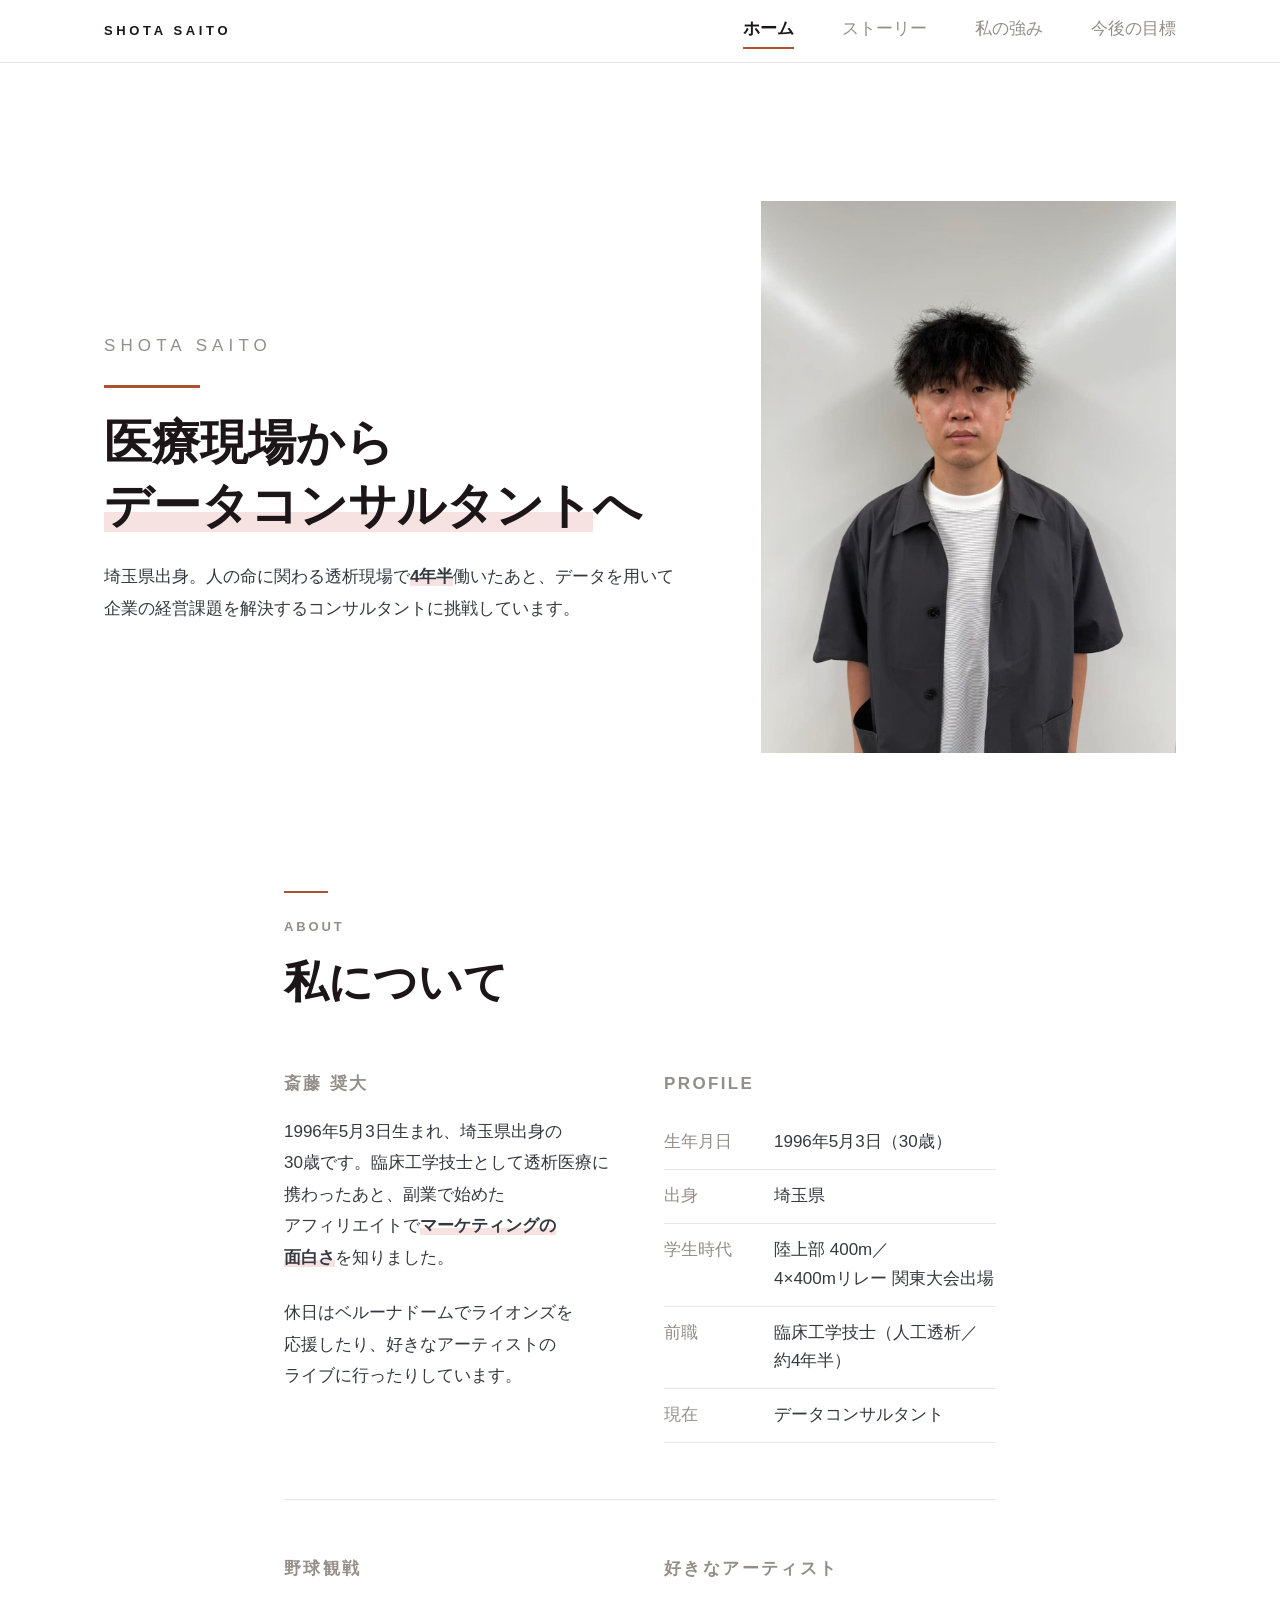
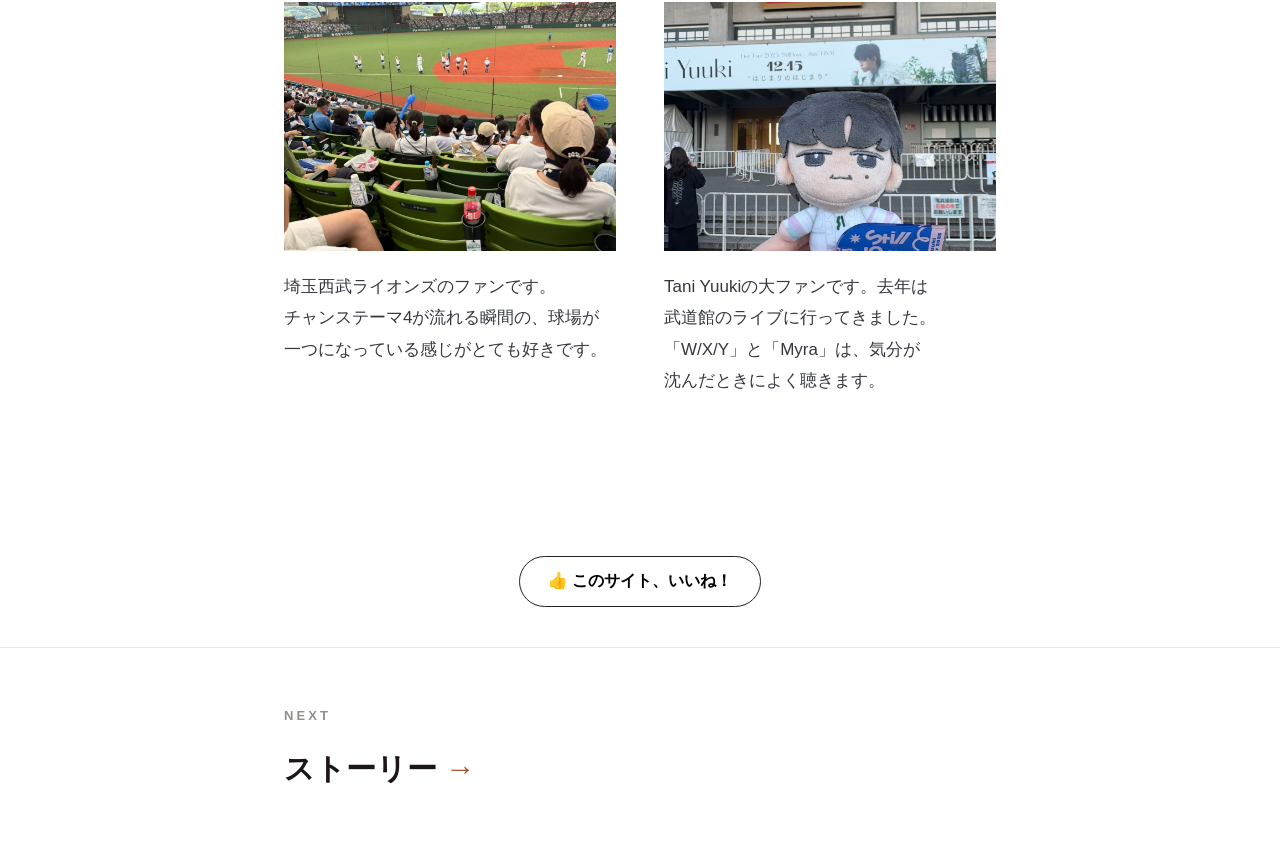
<file: index.html>
<!DOCTYPE html>
<html lang="ja">
<head>
  <!-- Google Tag Manager -->
<script>(function(w,d,s,l,i){w[l]=w[l]||[];w[l].push({'gtm.start':
new Date().getTime(),event:'gtm.js'});var f=d.getElementsByTagName(s)[0],
j=d.createElement(s),dl=l!='dataLayer'?'&l='+l:'';j.async=true;j.src=
'https://www.googletagmanager.com/gtm.js?id='+i+dl;f.parentNode.insertBefore(j,f);
})(window,document,'script','dataLayer','GTM-W7RBCF2B');</script>
<!-- End Google Tag Manager -->

  <meta charset="UTF-8">
  <meta name="viewport" content="width=device-width, initial-scale=1.0">
  <title>斎藤奨大｜自己紹介</title>
  <meta name="description" content="医療現場からデータコンサルタントへ。斎藤奨大の自己紹介サイトです。">
  <link rel="stylesheet" href="css/style.css">

  <!-- JSが動かない環境では、隠している要素を表示に戻す -->
  <noscript><style>.fade { opacity: 1; }</style></noscript>
</head>
<body>
<!-- Google Tag Manager (noscript) -->
<noscript><iframe src="https://www.googletagmanager.com/ns.html?id=GTM-W7RBCF2B"
height="0" width="0" style="display:none;visibility:hidden"></iframe></noscript>
<!-- End Google Tag Manager (noscript) -->
 
<!-- 全ページ共通のメニュー -->
<header class="site-nav">
  <div class="wrap">
    <a class="site-name" href="index.html">SHOTA SAITO</a>
    <nav>
      <a href="index.html" class="is-current">ホーム</a>
      <a href="story.html">ストーリー</a>
      <a href="strengths.html">私の強み</a>
      <a href="strengths.html#vision">今後の目標</a>
    </nav>
  </div>
</header>


<!-- ホーム -->
<header class="hero">
  <div class="wrap wrap-wide">
    <div class="hero-inner">

      <div class="hero-text">
        <p class="hero-name">SHOTA SAITO</p>
        <h1>医療現場から<span class="mk">データコンサルタント</span>へ</h1>
        <p>埼玉県出身。人の命に関わる透析現場で<span class="mk">4年半</span>働いたあと、データを用いて企業の経営課題を解決するコンサルタントに挑戦しています。</p>
      </div>

      <div class="hero-photo">
        <img src="images/profile.jpg" alt="斎藤奨大">
      </div>

    </div>
  </div>
</header>


<main>

<!-- 私について -->
<section id="about">
  <div class="wrap">

    <h2 class="sec-head fade">
      <span class="en">ABOUT</span>
      <span class="ja">私について</span>
    </h2>

    <div class="ab-row fade">

      <div>
        <h3>斎藤 奨大</h3>
        <p>1996年5月3日生まれ、埼玉県出身の30歳です。臨床工学技士として透析医療に携わったあと、副業で始めたアフィリエイトで<span class="mk">マーケティングの面白さ</span>を知りました。</p>
        <p>休日はベルーナドームでライオンズを応援したり、好きなアーティストのライブに行ったりしています。</p>
      </div>

      <div>
        <h3>PROFILE</h3>
        <table>
          <tr><th>生年月日</th><td>1996年5月3日（30歳）</td></tr>
          <tr><th>出身</th><td>埼玉県</td></tr>
          <tr><th>学生時代</th><td>陸上部 400m／4×400mリレー 関東大会出場</td></tr>
          <tr><th>前職</th><td>臨床工学技士（人工透析／約4年半）</td></tr>
          <tr><th>現在</th><td>データコンサルタント</td></tr>
        </table>
      </div>

    </div>

    <div class="ab-row fade">

      <div>
        <h3>野球観戦</h3>
        <img src="images/baseball.jpg" alt="ベルーナドームでの観戦">
        <p>埼玉西武ライオンズのファンです。チャンステーマ4が流れる瞬間の、球場が一つになっている感じがとても好きです。</p>
      </div>

      <div>
        <h3>好きなアーティスト</h3>
        <img src="images/live.jpg" alt="日本武道館のライブ会場">
        <p>Tani Yuukiの大ファンです。去年は武道館のライブに行ってきました。「W/X/Y」と「Myra」は、気分が沈んだときによく聴きます。</p>
      </div>

    </div>

  </div>
</section>

</main>

<!-- ユーザーリアクション -->
<section class="reaction-section">
  <div class="wrap">
    <button
      type="button"
      id="like-button"
      class="reaction-button">
      👍 このサイト、いいね！
    </button>
  </div>
</section>

<footer>
  <div class="wrap">
    <a href="story.html">
      <span class="next-label">NEXT</span>
      <span class="next-title">ストーリー</span>
    </a>
  </div>
</footer>


<script src="js/main.js"></script>

</body>
</html>
</file>
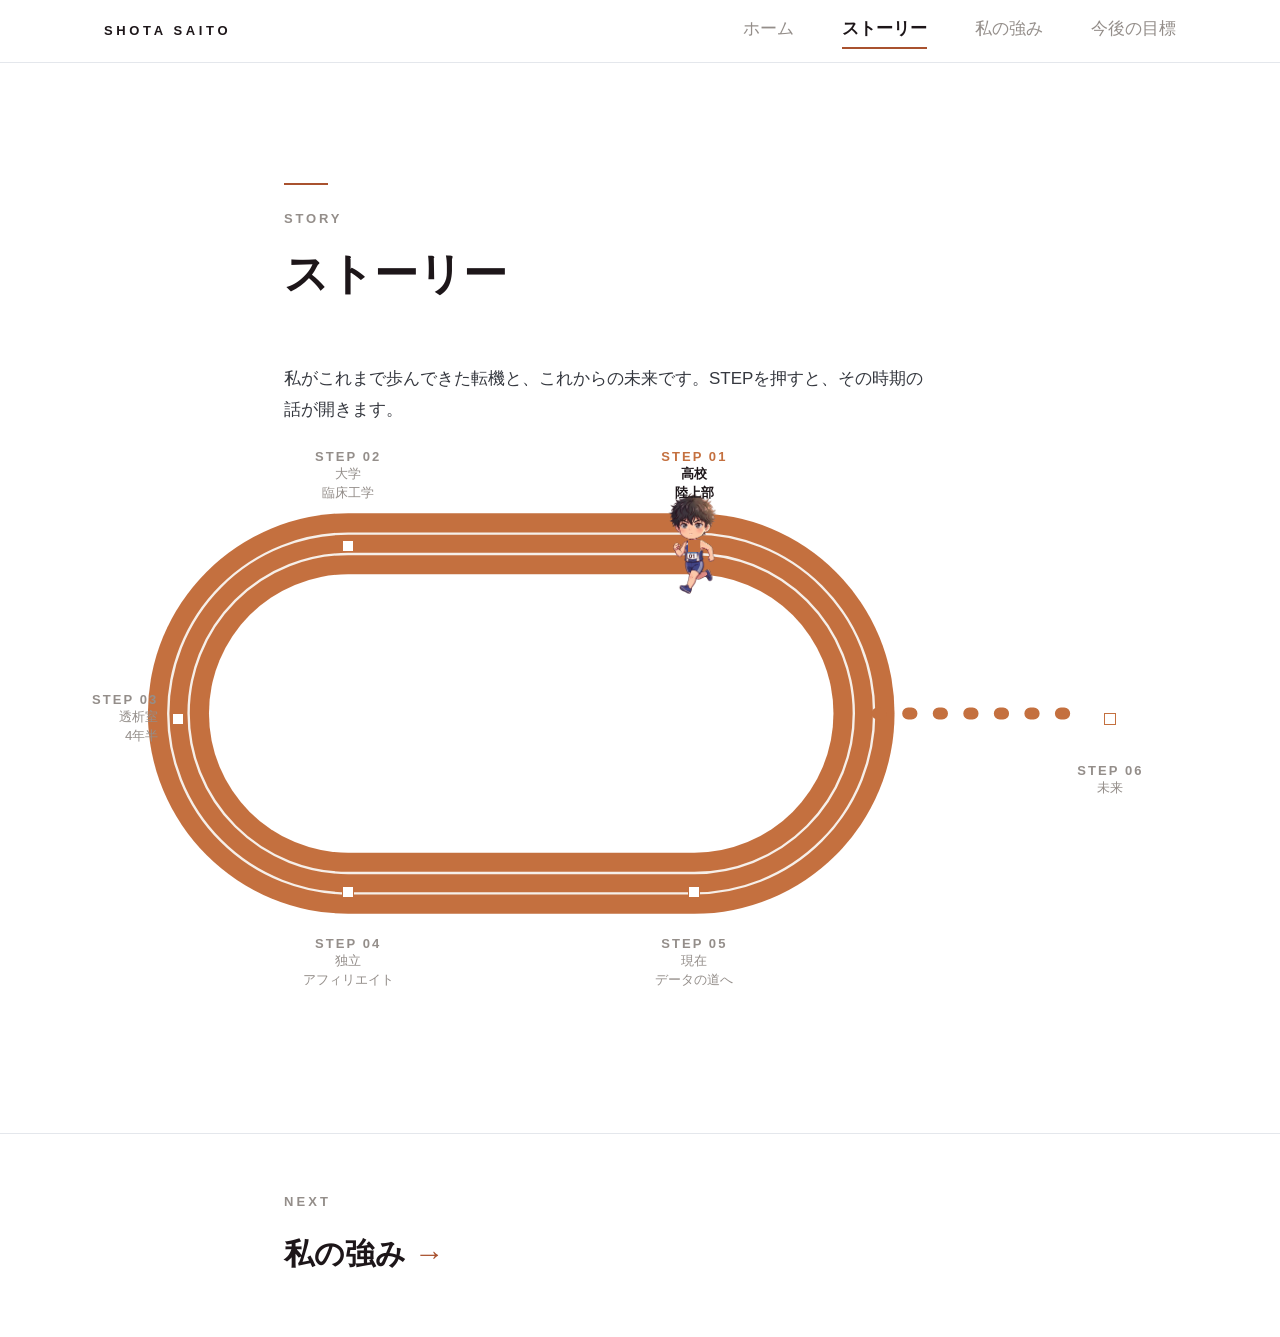
<file: story.html>
<!DOCTYPE html>
<html lang="ja">
<head>
  <!-- Google Tag Manager -->
<script>(function(w,d,s,l,i){w[l]=w[l]||[];w[l].push({'gtm.start':
new Date().getTime(),event:'gtm.js'});var f=d.getElementsByTagName(s)[0],
j=d.createElement(s),dl=l!='dataLayer'?'&l='+l:'';j.async=true;j.src=
'https://www.googletagmanager.com/gtm.js?id='+i+dl;f.parentNode.insertBefore(j,f);
})(window,document,'script','dataLayer','GTM-W7RBCF2B');</script>
<!-- End Google Tag Manager -->

  <meta charset="UTF-8">
  <meta name="viewport" content="width=device-width, initial-scale=1.0">
  <title>ストーリー｜斎藤奨大</title>
  <meta name="description" content="高校の陸上部から、これからの未来まで。6つの転機を振り返ります。">
  <link rel="stylesheet" href="css/style.css">

  <!-- JSが動かない環境では、隠している要素を表示に戻す -->
  <noscript><style>.fade { opacity: 1; }</style></noscript>
</head>
<body>
<!-- Google Tag Manager (noscript) -->
<noscript><iframe src="https://www.googletagmanager.com/ns.html?id=GTM-W7RBCF2B"
height="0" width="0" style="display:none;visibility:hidden"></iframe></noscript>
<!-- End Google Tag Manager (noscript) -->
 
<!-- 全ページ共通のメニュー -->
<header class="site-nav">
  <div class="wrap">
    <a class="site-name" href="index.html">SHOTA SAITO</a>
    <nav>
      <a href="index.html">ホーム</a>
      <a href="story.html" class="is-current">ストーリー</a>
      <a href="strengths.html">私の強み</a>
      <a href="strengths.html#vision">今後の目標</a>
    </nav>
  </div>
</header>


<main class="page-top">

<!-- ストーリー -->
<section id="story">
  <div class="wrap">

    <h1 class="sec-head fade">
      <span class="en">STORY</span>
      <span class="ja">ストーリー</span>
    </h1>

    <p class="fade">私がこれまで歩んできた転機と、これからの未来です。STEPを押すと、その時期の話が開きます。</p>

  </div>

  <div class="tl fade">

    <!-- トラックの図形。ここの数値は「線を引く座標」であって、
         画面上の大きさではない。大きさはCSSの .tl が決めている -->
    <svg class="tl-oval" viewBox="0 0 660 340" aria-hidden="true">
      <rect class="surface" x="40" y="52" width="440" height="236" rx="118"/>
      <rect class="infield" x="76" y="88" width="368" height="164" rx="82"/>
      <rect class="lane" x="52" y="64" width="416" height="212" rx="106"/>
      <rect class="lane" x="64" y="76" width="392" height="188" rx="94"/>
      <path class="exit" d="M470 170 L596 170"/>

      <g class="oval-runner">
        <image class="oval-runner-body" href="images/runner.png"
               x="-18" y="-30" width="36" height="60"/>
      </g>
    </svg>

      <button type="button" class="tl-btn p1" data-step="01" aria-selected="false">
        <span class="tl-dot"></span>
        <span class="tl-text">
          <span class="tl-step">STEP 01</span>
          <span class="tl-label">高校<br>陸上部</span>
        </span>
      </button>
      <button type="button" class="tl-btn p2" data-step="02" aria-selected="false">
        <span class="tl-dot"></span>
        <span class="tl-text">
          <span class="tl-step">STEP 02</span>
          <span class="tl-label">大学<br>臨床工学</span>
        </span>
      </button>
      <button type="button" class="tl-btn p3" data-step="03" aria-selected="false">
        <span class="tl-dot"></span>
        <span class="tl-text">
          <span class="tl-step">STEP 03</span>
          <span class="tl-label">透析室<br>4年半</span>
        </span>
      </button>
      <button type="button" class="tl-btn p4" data-step="04" aria-selected="false">
        <span class="tl-dot"></span>
        <span class="tl-text">
          <span class="tl-step">STEP 04</span>
          <span class="tl-label">独立<br>アフィリエイト</span>
        </span>
      </button>
      <button type="button" class="tl-btn p5" data-step="05" aria-selected="false">
        <span class="tl-dot"></span>
        <span class="tl-text">
          <span class="tl-step">STEP 05</span>
          <span class="tl-label">現在<br>データの道へ</span>
        </span>
      </button>
      <button type="button" class="tl-btn p6" data-step="06" aria-selected="false">
        <span class="tl-dot"></span>
        <span class="tl-text">
          <span class="tl-step">STEP 06</span>
          <span class="tl-label">未来</span>
        </span>
      </button>

  </div>
</section>

</main>

<footer>
  <div class="wrap">
    <a href="strengths.html">
      <span class="next-label">NEXT</span>
      <span class="next-title">私の強み</span>
    </a>
  </div>
</footer>


<!-- STEPを押すと開くモーダル -->
<div class="modal" id="story-modal" hidden>

  <div class="modal-overlay" data-close></div>

  <div class="modal-box">

    <button type="button" class="modal-close" data-close aria-label="閉じる">×</button>

    <article class="ep" data-step="01" hidden>
      <div>
        <h2>3年目に 関東大会出場</h2>
        <p class="ep-body">僕にとって、高校3年間の青春は陸上でした。400mは最後の100mが一番苦しくて、「もう走れない」と何度も思う競技です。1、2年生は県大会止まり。それでも走り続けた3年生の県大会で6位に入り、<span class="mk">関東大会</span>の切符を掴みました。</p>
        <p class="ep-point">49<span class="unit">秒</span>97<small>400m 自己ベスト</small></p>
        <p><span class="tag">STRENGTH　継続力</span></p>
      </div>
      <div class="ep-photo">
        <img src="images/track.jpg" alt="関東大会に出場した4×400mリレーのメンバー">
      </div>
    </article>

    <article class="ep" data-step="02" hidden>
      <div>
        <h2>ドラマを見て 医療の道に進んだ</h2>
        <p class="ep-body">きっかけは、高校生のときに見た『医龍』でした。一人の患者さんを助けるために、医師も看護師も臨床工学技士も動く。あの姿に感動して、杏林大学へ進学しました。実習で心が折れそうなときもありましたが、4年間続けられたのは、あのときの気持ちを大事にしていたからです。</p>
        <p><span class="tag">STRENGTH　責任感</span></p>
      </div>
      <div class="ep-photo">
        <img src="images/graduation.jpg" alt="杏林大学の卒業式で撮影した写真">
      </div>
    </article>

    <article class="ep no-photo" data-step="03" hidden>
      <div>
        <h2>透析室で 40名の患者を担当した</h2>
        <p class="ep-body">臨床工学技士として、透析の現場に<span class="mk">約4年半</span>在籍しました。患者数は40名。1人あたり10名を受け持って回していました。装置の操作や判断ひとつが患者さんの命に直結するプレッシャーが毎日ありましたが、その経験から、チームで働く重要性と仕事への責任感を培うことができました。</p>
        <p class="ep-point">40<span class="unit">名</span><small>担当患者数（1人あたり10名を受け持ち）</small></p>
        <p><span class="tag">STRENGTH　責任感</span></p>
      </div>
    </article>

    <article class="ep" data-step="04" hidden>
      <div>
        <h2>収入ゼロの1年を経て 独立した</h2>
        <p class="ep-body">コロナ禍に副業で始めたゲーム系のアフィリエイトで独立しました。<span class="mk">最初の1年は、ほぼ収入なし</span>。アクセス数と成約率を見て、どこを直せば数字が動くかを考える。それが面白くて、気づけば時間を忘れるぐらい夢中になっていました。</p>
        <p class="ep-point">0<span class="unit">円</span> → 100<span class="unit">万円</span><small>月間収益（1年目 → 2年目以降）</small></p>
        <p><span class="tag">STRENGTH　改善力</span></p>
      </div>
      <div class="ep-photo">
        <img src="images/affiliate.jpg" alt="運営していたスマホゲーム紹介サイト">
      </div>
    </article>

    <article class="ep no-photo" data-step="05" hidden>
      <div>
        <h2>30歳から データの道へ</h2>
        <p class="ep-body">アフィリエイトのあと、もう一度透析の現場に戻って2年働きました。それでも、数字を見て改善していたあの時間が頭から離れず、もっと大きな課題に組織で向き合いたいと思うように。未経験ですが、年齢を理由に諦めませんでした。</p>
      </div>
    </article>

    <article class="ep no-photo" data-step="06" hidden>
      <div>
        <h2>これから 証明していくこと</h2>
        <p class="ep-body">いま立っているのは、1周を走り終えた場所ではなく、次のスタート地点だと思っています。<span class="mk">何歳からでも新しい挑戦ができること</span>を、これから自分の仕事で証明していきます。</p>
      </div>
    </article>

  </div>
</div>


<script src="js/main.js"></script>

</body>
</html>
</file>
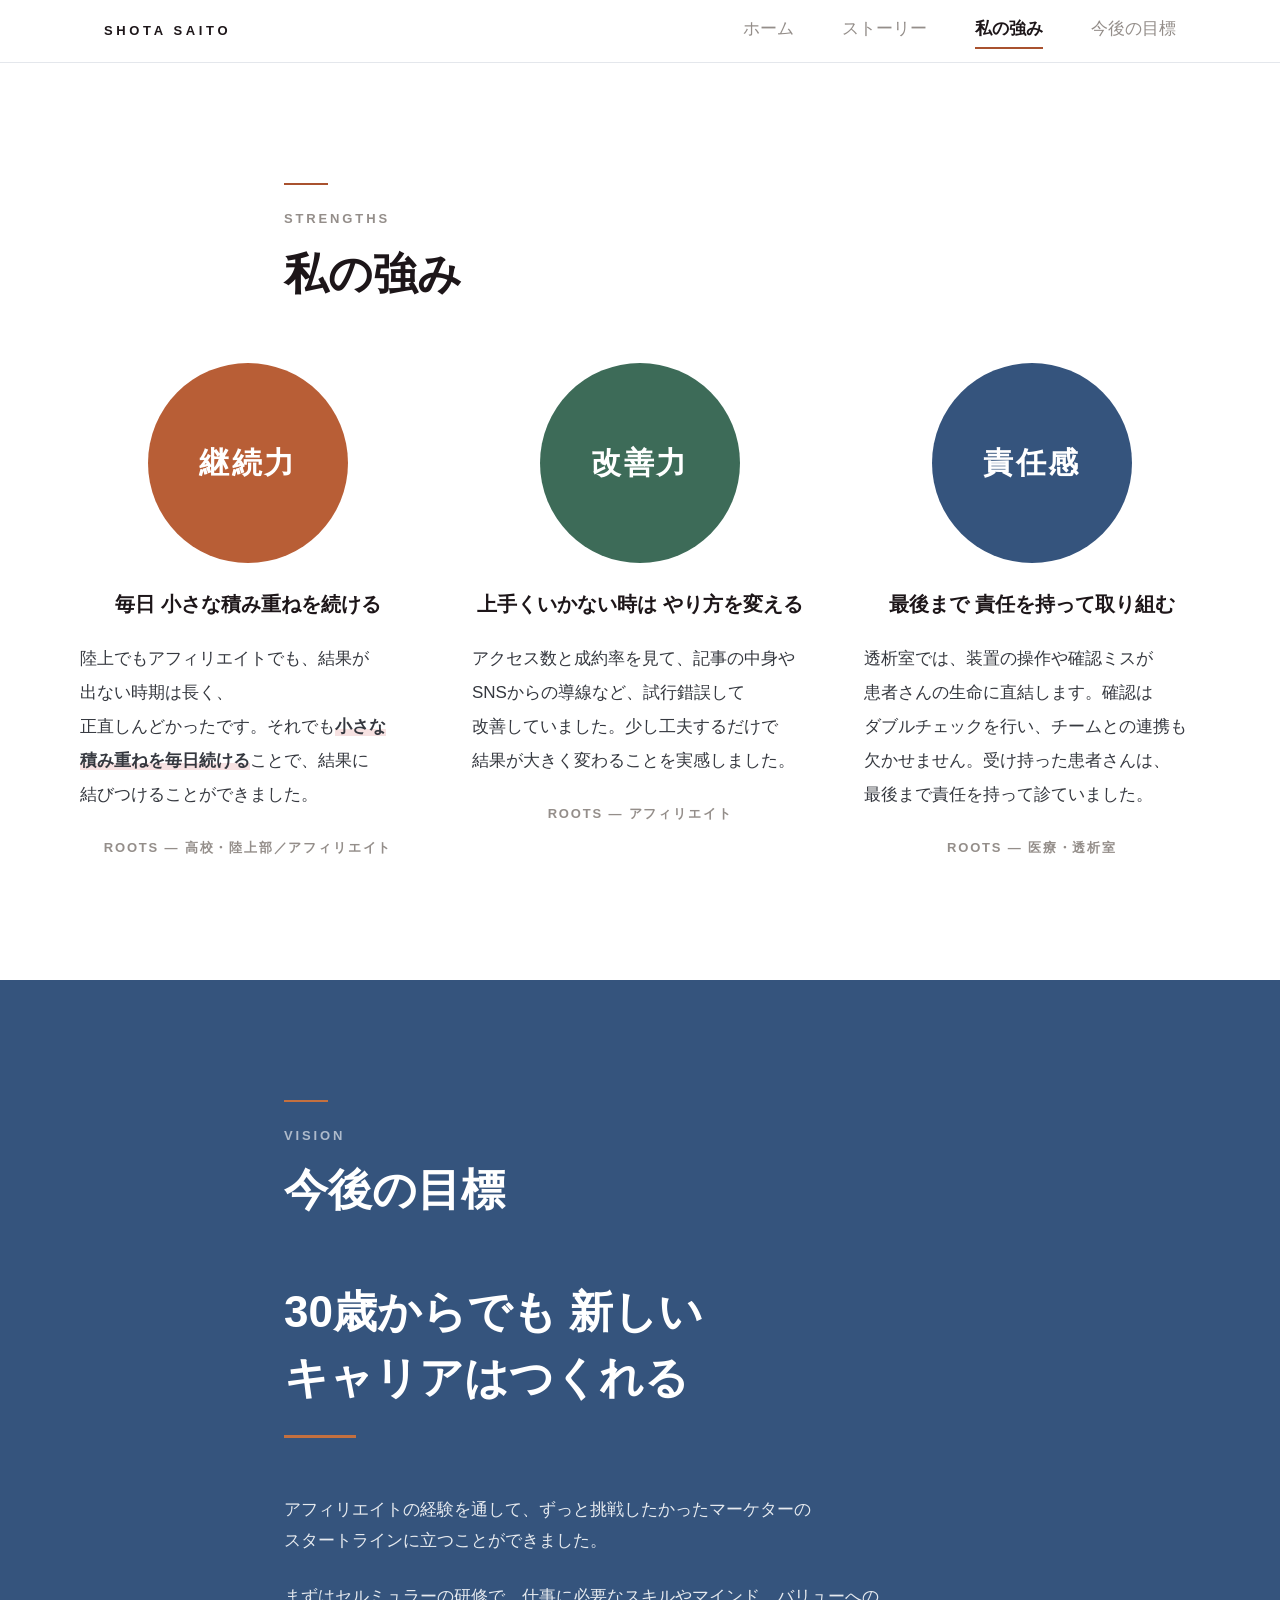
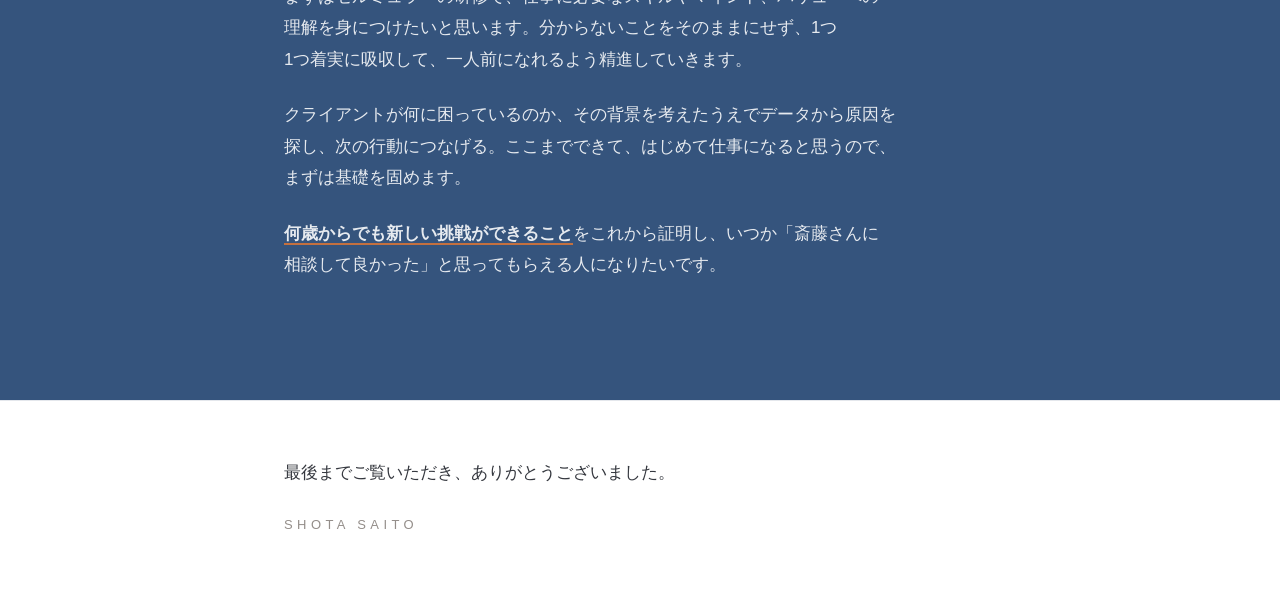
<file: strengths.html>
<!DOCTYPE html>
<html lang="ja">
<head>
  <!-- Google Tag Manager -->
<script>(function(w,d,s,l,i){w[l]=w[l]||[];w[l].push({'gtm.start':
new Date().getTime(),event:'gtm.js'});var f=d.getElementsByTagName(s)[0],
j=d.createElement(s),dl=l!='dataLayer'?'&l='+l:'';j.async=true;j.src=
'https://www.googletagmanager.com/gtm.js?id='+i+dl;f.parentNode.insertBefore(j,f);
})(window,document,'script','dataLayer','GTM-W7RBCF2B');</script>
<!-- End Google Tag Manager -->

  <meta charset="UTF-8">
  <meta name="viewport" content="width=device-width, initial-scale=1.0">
  <title>私の強み・今後の目標｜斎藤奨大</title>
  <meta name="description" content="継続力・改善力・責任感と、これからの目標について。">
  <link rel="stylesheet" href="css/style.css">

  <!-- JSが動かない環境では、隠している要素を表示に戻す -->
  <noscript><style>.fade { opacity: 1; }</style></noscript>
</head>
<body>
<!-- Google Tag Manager (noscript) -->
<noscript><iframe src="https://www.googletagmanager.com/ns.html?id=GTM-W7RBCF2B"
height="0" width="0" style="display:none;visibility:hidden"></iframe></noscript>
<!-- End Google Tag Manager (noscript) -->
 
<!-- 全ページ共通のメニュー -->
<header class="site-nav">
  <div class="wrap">
    <a class="site-name" href="index.html">SHOTA SAITO</a>
    <nav>
      <a href="index.html">ホーム</a>
      <a href="story.html">ストーリー</a>
      <a href="strengths.html" class="is-current">私の強み</a>
      <a href="strengths.html#vision">今後の目標</a>
    </nav>
  </div>
</header>


<main class="page-top">

<!-- 私の強み -->
<section id="strengths">

  <div class="wrap">
    <h1 class="sec-head fade">
      <span class="en">STRENGTHS</span>
      <span class="ja">私の強み</span>
    </h1>
  </div>

  <div class="st-grid">

      <article class="st fade">
        <h2 class="st-circle c1">継続力</h2>
        <p class="st-quote">毎日 小さな積み重ねを続ける</p>
        <p class="st-body">陸上でもアフィリエイトでも、結果が出ない時期は長く、正直しんどかったです。それでも<span class="mk">小さな積み重ねを毎日続ける</span>ことで、結果に結びつけることができました。</p>
        <p class="roots">ROOTS — 高校・陸上部／アフィリエイト</p>
      </article>

      <article class="st fade">
        <h2 class="st-circle c2">改善力</h2>
        <p class="st-quote">上手くいかない時は やり方を変える</p>
        <p class="st-body">アクセス数と成約率を見て、記事の中身やSNSからの導線など、試行錯誤して改善していました。少し工夫するだけで結果が大きく変わることを実感しました。</p>
        <p class="roots">ROOTS — アフィリエイト</p>
      </article>

      <article class="st fade">
        <h2 class="st-circle c3">責任感</h2>
        <p class="st-quote">最後まで 責任を持って取り組む</p>
        <p class="st-body">透析室では、装置の操作や確認ミスが患者さんの生命に直結します。確認はダブルチェックを行い、チームとの連携も欠かせません。受け持った患者さんは、最後まで責任を持って診ていました。</p>
        <p class="roots">ROOTS — 医療・透析室</p>
      </article>

  </div>
</section>


<!-- 今後の目標 -->
<section id="vision" class="vision">
  <div class="wrap">

    <h2 class="sec-head fade">
      <span class="en">VISION</span>
      <span class="ja">今後の目標</span>
    </h2>

    <p class="vision-statement fade">30歳からでも 新しいキャリアはつくれる</p>

    <div class="vision-body fade">
      <p>アフィリエイトの経験を通して、ずっと挑戦したかったマーケターのスタートラインに立つことができました。</p>
      <p>まずはセルミュラーの研修で、仕事に必要なスキルやマインド、バリューへの理解を身につけたいと思います。分からないことをそのままにせず、1つ1つ着実に吸収して、一人前になれるよう精進していきます。</p>
      <p>クライアントが何に困っているのか、その背景を考えたうえでデータから原因を探し、次の行動につなげる。ここまでできて、はじめて仕事になると思うので、まずは基礎を固めます。</p>
      <p><span class="em">何歳からでも新しい挑戦ができること</span>をこれから証明し、いつか「斎藤さんに相談して良かった」と思ってもらえる人になりたいです。</p>
    </div>

  </div>
</section>

</main>

<footer>
  <div class="wrap">
    <p>最後までご覧いただき、ありがとうございました。</p>
    <p class="foot-name">SHOTA SAITO</p>
  </div>
</footer>


<script src="js/main.js"></script>

</body>
</html>
</file>
<file: css/style.css>
/* ============================================================
   斎藤奨大｜自己紹介サイト  ／  CSS = 見た目（色・サイズ・配置）

   役割分担
     HTML … 構造だけ。サイズは一切書かない
     CSS  … 色・サイズ・配置・レスポンシブ
     JS   … 動き（アニメーション）だけ

   目次
     [1] 決めた値（色・文字サイズ・幅・余白）
     [2] リセット
     [3] 文字
     [4] 幅と余白
     [5] メニュー
     [6] 見出し
     [7] ホーム
     [8] 私について
     [9] トラック
     [10] モーダル
     [11] 私の強み
     [12] 今後の目標
     [13] フッター
     [14] スマホ対応（ここだけで切り替える）
   ============================================================ */


/* ---------- [1] 決めた値 ---------- */
/* サイズはすべてこの変数で管理する。個別の数値は書かない */

:root {

  /* 基本の色（5色） */
  --ink:    #1d1619;   /* 見出し */
  --body:   #35383f;   /* 本文 */
  --sub:    #948e8a;   /* 補足 */
  --accent: #a9522f;   /* 線・強調 */
  --line:   #e4e7ec;   /* 罫線 */

  /* 用途が決まっている色 */
  --pink:   #f7e2e2;   /* マーカー */
  --track:  #c4703f;   /* トラック */
  --vision: #35547d;   /* 今後の目標の背景 */
  --white:  #ffffff;

  /* 文字サイズ（7段階だけ。PC用。スマホは [14] で差し替える） */
  --fs-hero:    48px;   /* ホームの大見出し */
  --fs-section: 44px;   /* セクション見出し */
  --fs-lead:    30px;   /* 強み・モーダルの見出し・大きな数字 */
  --fs-sub:     20px;   /* 強みの一言 */
  --fs-body:    17px;   /* 本文 */
  --fs-small:   15x;   /* 補足 */
  --fs-label:   13px;   /* 英語ラベル */

  /* 幅（3種類だけ） */
  --w-narrow: 620px;   /* 1カラムで読ませる幅 */
  --w-text:   760px;   /* 本文を読む幅 */
  --w-wide:   1120px;  /* ホーム・メニュー・トラック・強み・モーダル */

  /* 余白（7段階だけ。小さい順。これ以外の余白は使わない） */
  --sp-1:   6px;    /* すぐ隣に添える */
  --sp-2:  12px;    /* 小見出しと中身 */
  --sp-3:  20px;    /* 段落の中の区切り */
  --sp-4:  24px;    /* 文章と文章 */
  --sp-5:  48px;    /* 箱と箱 */
  --sp-6:  56px;    /* 要素のまとまり */
  --sp-7: 120px;    /* セクションとセクション */

  --font: -apple-system, BlinkMacSystemFont, "Hiragino Kaku Gothic ProN",
          "Hiragino Sans", "Yu Gothic", YuGothic, Meiryo, sans-serif;
}


/* ---------- [2] リセット ---------- */

* { margin: 0; padding: 0; box-sizing: border-box; }
img { max-width: 100%; height: auto; display: block; }


/* ---------- [3] 文字 ---------- */

body {
  /* 画面の外にはみ出したものを隠す */
  overflow-x: hidden;

  font-family: var(--font);
  font-size: var(--fs-body);
  line-height: 1.85;
  color: var(--body);
  background: var(--white);

  /* 日本語を文節の区切りで折り返す。
     これが無いと「ホー / ム」のように語の途中で切れる */
  word-break: auto-phrase;

  /* 行の長さをそろえ、行末に1〜2文字だけ残るのを防ぐ */
  text-wrap: pretty;

  /* 句読点まわりの余分な空きを詰める */
  font-feature-settings: "palt";
  -webkit-font-smoothing: antialiased;
}

/* 見出しの大きさは、それぞれの場所で指定する。
   text-wrap: balance で、2行になったとき上下の長さをそろえる */
h1, h2, h3 { font-size: inherit; font-weight: inherit; line-height: 1.5; text-wrap: balance; }

p { margin-bottom: var(--sp-4); }
p:last-child { margin-bottom: 0; }
a { color: var(--accent); text-decoration: none; }

/* ピンクのマーカー */
.mk {
  background: linear-gradient(transparent 62%, var(--pink) 62%);
  font-weight: 600;
}

/* 色の面の上での強調 */
.em { font-weight: 600; border-bottom: 2px solid var(--track); }


/* ---------- [4] 幅と余白 ---------- */

.wrap {
  width: 100%;
  max-width: var(--w-text);
  margin: 0 auto;
  padding: 0 var(--sp-4);
}

/* ホーム・メニューなど、広く使う場所 */
.wrap-wide { max-width: var(--w-wide); }

main > section { padding-bottom: var(--sp-7); }

/* 2ページ目以降の、メニュー直下の余白 */
.page-top { padding-top: var(--sp-7); }


/* ---------- [5] メニュー ---------- */

.site-nav {
  position: sticky;
  top: 0;
  z-index: 100;
  background: var(--white);
  border-bottom: 1px solid var(--line);
}

.site-nav .wrap {
  max-width: var(--w-wide);
  height: 62px;          /* 文字13px＋上下の余白で決めた高さ */
  display: flex;
  align-items: center;
  justify-content: space-between;
}

.site-name {
  font-size: var(--fs-label);
  letter-spacing: 0.28em;
  font-weight: 600;
  color: var(--ink);
}

.site-nav nav { display: flex; gap: var(--sp-5); }

.site-nav nav a {
  font-size: var(--fs-small);
  color: var(--sub);
  white-space: nowrap;
}

.site-nav nav a:hover { color: var(--ink); }

/* いま開いているページ */
.site-nav nav a.is-current {
  color: var(--ink);
  font-weight: 600;
  border-bottom: 2px solid var(--accent);
  padding-bottom: 3px;   /* 下線と文字の距離 */
}


/* ---------- [6] 見出し ---------- */

.sec-head { display: block; margin-bottom: var(--sp-6); }

/* 見出しの上の線。線の長さで重要度を分けている（44 → 72 → 96px） */
.sec-head::before {
  content: "";
  display: block;
  width: 44px;
  height: 2px;
  background: var(--accent);
  margin-bottom: var(--sp-4);
}

.sec-head .en {
  display: block;
  font-size: var(--fs-label);
  letter-spacing: 0.22em;
  font-weight: 600;
  color: var(--sub);
  margin-bottom: var(--sp-2);
}

.sec-head .ja {
  display: block;
  font-size: var(--fs-section);
  font-weight: 600;
  color: var(--ink);
}


/* ---------- [7] ホーム ---------- */

.hero {
  min-height: 92vh;
  display: flex;
  align-items: center;
  padding: var(--sp-7) 0 var(--sp-7);
}

.hero-inner { display: flex; gap: var(--sp-6); align-items: center; }
.hero-text { flex: 1.45; min-width: 0; }
.hero-photo { flex: 1; min-width: 0; }

.hero-name {
  font-size: var(--fs-small);
  letter-spacing: 0.3em;
  color: var(--sub);
  margin-bottom: var(--sp-4);
}

.hero h1 {
  font-size: var(--fs-hero);
  font-weight: 600;
  line-height: 1.3;
  color: var(--ink);
  margin-bottom: var(--sp-4);
}

/* ホームの一本線 */
/* ホームの線。サイトで最も長い＝最も重要 */
.hero h1::before {
  content: "";
  display: block;
  width: 96px;
  height: 3px;
  background: var(--accent);
  margin-bottom: var(--sp-4);
}

/* サイズはCSSで指定する。HTMLには書かない */
.hero-photo img { width: 100%; aspect-ratio: 3 / 4; object-fit: cover; }


/* ---------- [8] 私について ---------- */

.ab-row {
  display: grid;
  grid-template-columns: 1fr 1fr;
  gap: var(--sp-5);
  align-items: start;
}

.ab-row + .ab-row {
  border-top: 1px solid var(--line);
  margin-top: var(--sp-6);
  padding-top: var(--sp-6);
}

.ab-row h3 {
  font-size: var(--fs-small);
  font-weight: 600;
  letter-spacing: 0.14em;
  color: var(--sub);
  margin-bottom: var(--sp-3);
}

.ab-row img {
  width: 100%;
  aspect-ratio: 4 / 3;
  object-fit: cover;
  margin-bottom: var(--sp-3);
}

.ab-row table { width: 100%; border-collapse: collapse; font-size: var(--fs-small); }

.ab-row th,
.ab-row td {
  padding: var(--sp-2) 0;
  border-bottom: 1px solid var(--line);
  text-align: left;
  vertical-align: top;
  line-height: 1.7;
}

.ab-row th { width: 110px;   /* 「生年月日」が1行に収まる幅 */ font-weight: 400; color: var(--sub); }


/* ---------- [9] トラック ---------- */

.tl {
  position: relative;
  width: var(--w-wide);
  max-width: 96vw;
  aspect-ratio: 660 / 340;
  margin: 0 auto;
}

.tl-oval { width: 100%; height: 100%; }
.tl-oval .surface { fill: var(--track); }
.tl-oval .infield { fill: var(--white); }
.tl-oval .lane { fill: none; stroke: #f6efe9; stroke-width: 1.4; }

/* 1周したあと、未来へ延びていく道 */
.tl-oval .exit {
  fill: none;
  stroke: var(--track);
  stroke-width: 7;
  stroke-linecap: round;
  stroke-dasharray: 2 16;
}

/* 進む向きに合わせて体を反転させる（下の直線と右カーブ） */
.tl[data-step="03"] .oval-runner-body,
.tl[data-step="04"] .oval-runner-body,
.tl[data-step="05"] .oval-runner-body,
.tl[data-step="06"] .oval-runner-body { scale: -1 1; }

/* 人物が辿る線。レーンとまったく同じ形 */
.oval-runner {
  offset-path: path("M362 70 L158 70 A100 100 0 0 0 158 270 L362 270 A100 100 0 0 0 362 70");
  offset-rotate: 0deg;
  offset-distance: 0%;
}

/* STEPのボタン。
   ボタンの中心＝レーン上の点。文字だけを点から離して置くので、
   人物が通っても文字と重ならない。
   --gap-v … 上下方向に文字を離す距離
   --gap-h … 左右方向に文字を離す距離                            */
.tl {
  --gap-v: 50px;
  --gap-h: 26px;
}

.tl-btn {
  position: absolute;
  translate: -50% -50%;
  padding: 0;
  font-family: inherit;
  background: none;
  border: none;
  cursor: pointer;
  color: var(--sub);
}

.tl-btn:hover,
.tl-btn:focus-visible { color: var(--ink); }
.tl-btn:hover .tl-label { font-weight: 700; }
.tl-btn:hover .tl-step { color: var(--track); }
.tl-btn:hover .tl-dot { background: var(--track); }
.tl-btn.is-active { color: var(--ink); }

/* 点。必ずレーンの上に残る */
/* 通過点の四角。トラックの上で見える最小の大きさ */
.tl-dot {
  display: block;
  width: 12px;
  height: 12px;
  background: var(--white);
  border: 1px solid var(--track);
}

.tl-btn.is-active .tl-dot { background: var(--track); }

/* 文字。点から離した位置に置く */
.tl-text { position: absolute; white-space: nowrap; }

.tl-step {
  display: block;
  font-size: var(--fs-label);
  letter-spacing: 0.16em;
  font-weight: 600;
}

.tl-btn.is-active .tl-step { color: var(--track); }

.tl-label { display: block; font-size: var(--fs-small); line-height: 1.45; }
.tl-btn.is-active .tl-label { font-weight: 600; }

/* 6つの通過点の位置。
   SVGの座標を、viewBox（660 × 340）で割った割合。
   例：STEP01 は x=362 → 362 ÷ 660 = 54.85%
                y=70  → 70  ÷ 340 = 20.59%            */
.tl-btn.p1 { left: 54.85%; top: 20.59%; }
.tl-btn.p2 { left: 23.94%; top: 20.59%; }
.tl-btn.p3 { left: 8.79%;  top: 50%; }
.tl-btn.p4 { left: 23.94%; top: 79.41%; }
.tl-btn.p5 { left: 54.85%; top: 79.41%; }
.tl-btn.p6 { left: 92%;    top: 50%; }

/* 文字を、点のどちら側に置くか */
.tl-btn.p1 .tl-text,
.tl-btn.p2 .tl-text { bottom: var(--gap-v); left: 50%; translate: -50% 0; text-align: center; }

.tl-btn.p4 .tl-text,
.tl-btn.p5 .tl-text,
.tl-btn.p6 .tl-text { top: var(--gap-v); left: 50%; translate: -50% 0; text-align: center; }

.tl-btn.p3 .tl-text { right: var(--gap-h); top: 50%; translate: 0 -50%; text-align: right; }


/* ---------- [10] モーダル ---------- */

.modal {
  position: fixed;
  inset: 0;
  z-index: 200;
  display: flex;
  align-items: center;
  justify-content: center;
  padding: var(--sp-4);
}

.modal[hidden] { display: none; }

.modal-overlay {
  position: absolute;
  inset: 0;
  background: rgba(16, 18, 22, 0.66);
}

.modal-box {
  position: relative;
  width: 72%;              /* 画面の72%。左右に背景を見せて奥行きを出す */
  max-width: var(--w-wide);
  max-height: 88vh;
  overflow-y: auto;
  background: var(--white);
  padding: var(--sp-6);
}

/* ×ボタン。40px は指で押せる最小の大きさ */
.modal-close {
  position: absolute;
  top: 14px;
  right: 14px;
  width: 40px;
  height: 40px;
  font-family: inherit;
  font-size: var(--fs-sub);   /* ×印の大きさ */
  color: var(--sub);
  background: none;
  border: none;
  cursor: pointer;
}

.modal-close:hover { color: var(--track); }

/* 左に文章、右に写真 */
.ep { display: grid; grid-template-columns: 1fr 0.85fr; gap: var(--sp-5); align-items: start; }
.ep[hidden] { display: none; }
.ep.no-photo { grid-template-columns: 1fr; max-width: var(--w-narrow); }

.ep h2 {
  font-size: var(--fs-lead);
  font-weight: 600;
  color: var(--ink);
  margin-bottom: var(--sp-3);
}

.ep-body { margin-bottom: var(--sp-4); }

.ep-point {
  font-size: var(--fs-lead);
  font-weight: 600;
  color: var(--track);
  padding-left: var(--sp-2);
  border-left: 3px solid var(--track);
  margin-bottom: var(--sp-4);
}

.ep-point .unit { font-size: 0.55em; }

.ep-point small {
  display: block;
  font-size: var(--fs-small);
  font-weight: 400;
  color: var(--sub);
  margin-top: var(--sp-1);
}

.tag {
  display: inline-block;
  font-size: var(--fs-label);
  letter-spacing: 0.16em;
  font-weight: 600;
  color: var(--white);
  background: var(--ink);
  padding: var(--sp-1) var(--sp-2);
}

.ep-photo img { width: 100%; aspect-ratio: 4 / 5; object-fit: cover; }


/* ---------- [11] 私の強み ---------- */

.st-grid {
  width: var(--w-wide);
  max-width: 94vw;
  margin: 0 auto;
  display: grid;
  grid-template-columns: repeat(3, 1fr);
  gap: var(--sp-6);
}

.st { text-align: center; }

/* 強みの円。3列に並べたとき収まる大きさ */
.st-circle {
  width: 200px;
  aspect-ratio: 1;
  border-radius: 50%;
  color: var(--white);
  display: flex;
  align-items: center;
  justify-content: center;
  margin: 0 auto var(--sp-4);
  font-size: var(--fs-lead);
  font-weight: 600;
  letter-spacing: 0.08em;
}

/* 3つとも違う色 */
.st-circle.c1 { background: #b85e36; }
.st-circle.c2 { background: #3d6b58; }
.st-circle.c3 { background: #35547d; }

.st-quote {
  text-wrap: balance;   /* 2行になったとき、上下の行の長さをそろえる */
  font-size: var(--fs-sub);
  font-weight: 600;
  line-height: 1.75;
  color: var(--ink);
  margin-bottom: var(--sp-3);
}

.st-body { text-align: left; font-size: var(--fs-small); line-height: 2; }

.roots {
  font-size: var(--fs-label);
  letter-spacing: 0.14em;
  font-weight: 600;
  color: var(--sub);
  white-space: nowrap;
}


/* ---------- [12] 今後の目標 ---------- */

.vision {
  background: var(--vision);
  color: var(--white);
  padding: var(--sp-7) 0;
}

main > section.vision { padding-bottom: var(--sp-7); }

.vision .sec-head::before { background: var(--track); }
.vision .sec-head .en { color: rgba(255, 255, 255, 0.6); }
.vision .sec-head .ja { color: var(--white); }

.vision-statement {
  text-wrap: balance;
  font-size: var(--fs-section);
  font-weight: 600;
  line-height: 1.5;
  color: var(--white);
  margin-bottom: var(--sp-6);
}

/* 宣言文の下の線。見出しの線より長く、ホームより短い */
.vision-statement::after {
  content: "";
  display: block;
  width: 72px;
  height: 3px;
  background: var(--track);
  margin-top: var(--sp-4);
}

.vision-body { max-width: var(--w-narrow); color: rgba(255, 255, 255, 0.88); }


/* ---------- [13] フッター ---------- */

footer {
  border-top: 1px solid var(--line);
  padding: var(--sp-6) 0;
}

.next-label {
  display: block;
  font-size: var(--fs-label);
  letter-spacing: 0.24em;
  font-weight: 600;
  color: var(--sub);
  margin-bottom: var(--sp-2);
}

.next-title { display: block; font-size: var(--fs-lead); font-weight: 600; color: var(--ink); }

/* 矢印はCSSで足す。HTMLには書かない */
.next-title::after { content: " →"; color: var(--accent); }

.foot-name {
  margin-top: var(--sp-4);
  font-size: var(--fs-label);
  letter-spacing: 0.34em;
  color: var(--sub);
}

/* JSがアニメーションさせる要素。最初は隠しておく。
   JSが動かない環境では、各ページの <noscript> で表示に戻す */
.fade { opacity: 0; }


/* ---------- [14] スマホ対応 ---------- */
/* 820px以下になったら、[1] の数値だけを差し替える */

/* 820px は、横並びを保てなくなる幅。ここを境に縦積みへ切り替える */
@media (max-width: 820px) {

  :root {
    --fs-hero:    32px;
    --fs-section: 30px;
    --fs-lead:    23px;
    --fs-sub:     18px;
    --fs-body:    16px;
    --fs-small:   14px;

    --sp-5: 36px;
    --sp-6: 40px;
    --sp-7: 80px;
  }

  /* 横並びをすべて縦積みに戻す */
  .hero-inner { flex-direction: column-reverse; align-items: stretch; gap: var(--sp-5); }
  .ab-row     { grid-template-columns: 1fr; gap: 36px; }
  .ep,
  .ep.no-photo { grid-template-columns: 1fr; gap: var(--sp-4); }
  .st-grid    { grid-template-columns: 1fr; gap: 48px; }

  .hero { min-height: auto; padding: var(--sp-7) 0; }
  .hero-photo { max-width: 280px; }

  /* メニューは名前とリンクを上下に分ける */
  .site-nav .wrap {
    height: auto;
    flex-direction: column;
    align-items: flex-start;
    gap: 8px;
    padding-top: var(--sp-2);
    padding-bottom: var(--sp-2);
  }

  .site-nav nav { width: 100%; justify-content: space-between; gap: 8px; }

  .tl { max-width: 100vw; --gap-v: 18px; --gap-h: 13px; }
  .tl-step { display: none; }
  .tl-dot { width: 9px; height: 9px; }

  .modal { padding: var(--sp-2); }
  .modal-box { width: 94%; max-height: 90vh; padding: var(--sp-6) var(--sp-3) var(--sp-4); }
  .ep-photo { order: -1; }
  .ep-photo img { aspect-ratio: 3 / 2; }

  .st-circle { width: 170px; }

  .vision-body { max-width: none; }
}

/* いいねボタン */
.reaction-section {
  text-align: center;
  padding: 40px 20px;
}

.reaction-button {
  padding: 14px 28px;
  font-size: 16px;
  font-weight: 700;
  border: 1px solid #222;
  border-radius: 999px;
  background: #fff;
  cursor: pointer;
  transition: 0.2s;
}

.reaction-button:hover {
  transform: translateY(-2px);
}

.reaction-button:disabled {
  opacity: 0.6;
  cursor: default;
  transform: none;
}
</file>
